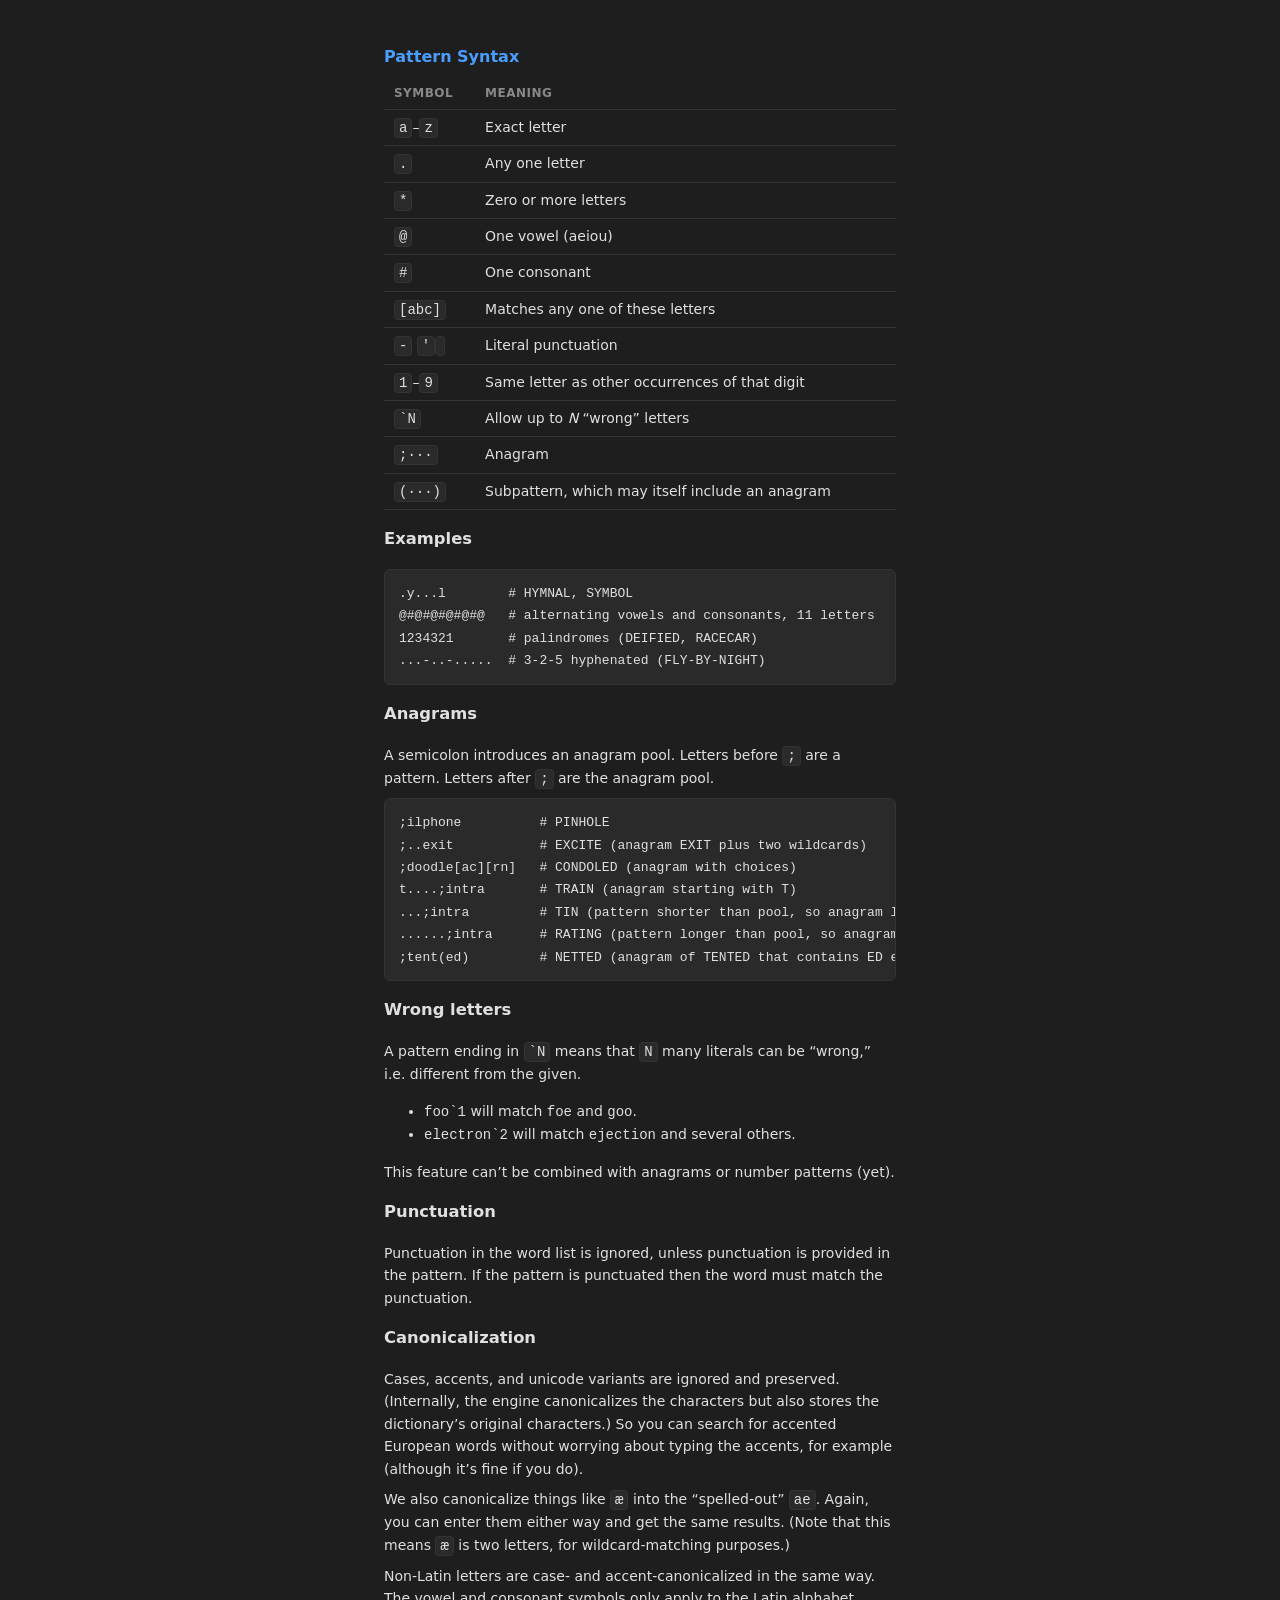
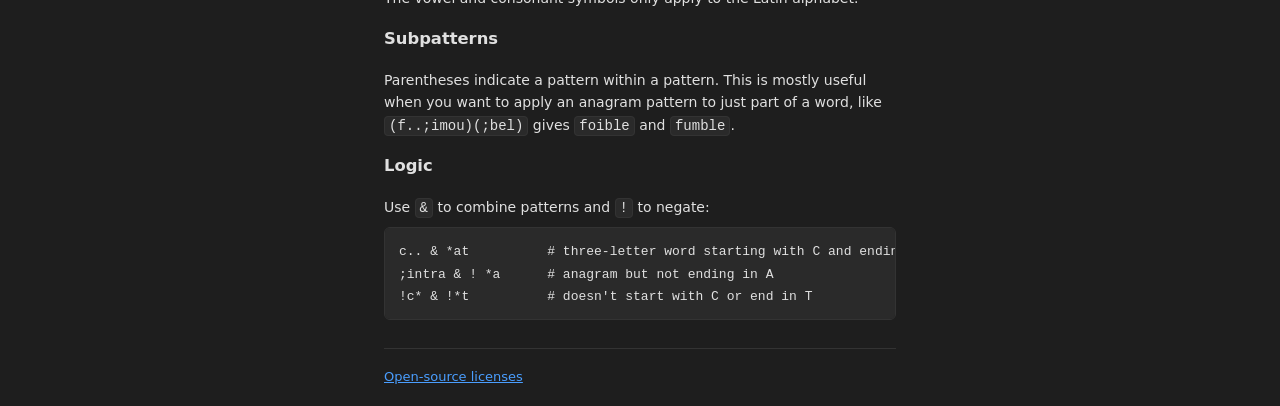
<file: cha-gui/ui/pattern-syntax.html>
<!DOCTYPE html>
<!-- GENERATED from cha-gui/help/pattern-syntax.md and pattern-syntax.template.html.
     Do not edit by hand: edit those, then run
       UPDATE_HELP=1 cargo test -p cha-gui --test help_page
     `cargo test --workspace` fails while this file is stale. -->
<html lang="en">
  <head>
    <meta charset="UTF-8" />
    <meta
      name="viewport"
      content="width=device-width, initial-scale=1.0, viewport-fit=cover"
    />
    <title>Pattern Syntax</title>
    <link rel="stylesheet" href="pattern-syntax.css" />
    <!-- See desktop.rs: the desktop app opens this page with `?platform=desktop`,
         and this mirrors that onto <html> so the stylesheet can hide the link to
         the license page (desktop has Help > About Cha instead). Backend-supplied
         truth passed through the URL, not user-agent sniffing — this page is
         static and runs no IPC. Inline and in <head> so the link never flashes
         before it is hidden. -->
    <script>
      if (new URLSearchParams(location.search).get("platform") === "desktop")
        document.documentElement.classList.add("desktop");
    </script>
  </head>
  <body>
    <main>
<h2>Pattern Syntax</h2>
<table><thead><tr><th>Symbol</th><th>Meaning</th></tr></thead><tbody>
<tr><td><code>a</code>–<code>z</code></td><td>Exact letter</td></tr>
<tr><td><code>.</code></td><td>Any one letter</td></tr>
<tr><td><code>*</code></td><td>Zero or more letters</td></tr>
<tr><td><code>@</code></td><td>One vowel (aeiou)</td></tr>
<tr><td><code>#</code></td><td>One consonant</td></tr>
<tr><td><code>[abc]</code></td><td>Matches any one of these letters</td></tr>
<tr><td><code>-</code> <code>'</code> <code> </code></td><td>Literal punctuation</td></tr>
<tr><td><code>1</code>–<code>9</code></td><td>Same letter as other occurrences of that digit</td></tr>
<tr><td><code>`N</code></td><td>Allow up to <em>N</em> “wrong” letters</td></tr>
<tr><td><code>;···</code></td><td>Anagram</td></tr>
<tr><td><code>(···)</code></td><td>Subpattern, which may itself include an anagram</td></tr>
</tbody></table>
<h3>Examples</h3>
<pre><code>.y...l        # HYMNAL, SYMBOL
@#@#@#@#@#@   # alternating vowels and consonants, 11 letters
1234321       # palindromes (DEIFIED, RACECAR)
...-..-.....  # 3-2-5 hyphenated (FLY-BY-NIGHT)
</code></pre>
<h3>Anagrams</h3>
<p>A semicolon introduces an anagram pool. Letters before <code>;</code> are a pattern.
Letters after <code>;</code> are the anagram pool.</p>
<pre><code>;ilphone          # PINHOLE
;..exit           # EXCITE (anagram EXIT plus two wildcards)
;doodle[ac][rn]   # CONDOLED (anagram with choices)
t....;intra       # TRAIN (anagram starting with T)
...;intra         # TIN (pattern shorter than pool, so anagram letters can be dropped)
......;intra      # RATING (pattern longer than pool, so anagram letters can be added)
;tent(ed)         # NETTED (anagram of TENTED that contains ED exactly)
</code></pre>
<h3>Wrong letters</h3>
<p>A pattern ending in <code>`N</code> means that <code>N</code> many literals can be
“wrong,” i.e. different from the given.</p>
<ul>
<li><code>foo`1</code> will match <code>foe</code> and <code>goo</code>.</li>
<li><code>electron`2</code> will match <code>ejection</code> and several others.</li>
</ul>
<p>This feature can’t be combined with anagrams or number patterns (yet).</p>
<h3>Punctuation</h3>
<p>Punctuation in the word list is ignored, unless punctuation is provided
in the pattern. If the pattern is punctuated then the word must match the
punctuation.</p>
<h3>Canonicalization</h3>
<p>Cases, accents, and unicode variants are ignored and preserved.
(Internally, the engine canonicalizes the characters but also
stores the dictionary’s original characters.)  So you can search for
accented European words without worrying about typing the accents,
for example (although it’s fine if you do).</p>
<p>We also canonicalize things like <code>æ</code> into the “spelled-out”
<code>ae</code>. Again, you can enter them either way and get the same results.
(Note that this means <code>æ</code> is two letters, for wildcard-matching purposes.)</p>
<p>Non-Latin letters are case- and accent-canonicalized in the same way.
The vowel and consonant symbols only apply to the Latin alphabet.</p>
<h3>Subpatterns</h3>
<p>Parentheses indicate a pattern within a pattern. This is mostly useful when you
want to apply an anagram pattern to just part of a word, like
<code>(f..;imou)(;bel)</code> gives <code>foible</code> and <code>fumble</code>.</p>
<h3>Logic</h3>
<p>Use <code>&amp;</code> to combine patterns and <code>!</code> to negate:</p>
<pre><code>c.. &amp; *at          # three-letter word starting with C and ending in AT
;intra &amp; ! *a      # anagram but not ending in A
!c* &amp; !*t          # doesn't start with C or end in T
</code></pre>

      <p class="footer"><a href="license.html">Open-source licenses</a></p>
    </main>
  </body>
</html>
</file>
<file: cha-gui/ui/pattern-syntax.css>
:root {
  --bg: #1e1e1e;
  --fg: #e0e0e0;
  --muted: #888;
  --accent: #4a9eff;
  --border: #333;
  --panel: #2a2a2a;
}

* {
  box-sizing: border-box;
}

html,
body {
  margin: 0;
}

body {
  background: var(--bg);
  color: var(--fg);
  font-family: system-ui, -apple-system, sans-serif;
  font-size: 14px;
  line-height: 1.6;
}

main {
  max-width: 40em;
  margin: 0 auto;
  padding: 20px 24px 32px;
}

h1 {
  margin: 0 0 16px;
  font-size: 22px;
}

h2 {
  margin: 24px 0 8px;
  font-size: 16px;
  color: var(--accent);
}

p {
  margin: 8px 0;
}

code {
  font-family: ui-monospace, "SF Mono", Menlo, Consolas, monospace;
}

/* Inline code: a faint chip so the special characters stand out. */
p code,
td code,
th code {
  padding: 1px 4px;
  border-radius: 4px;
  background: var(--panel);
  border: 1px solid var(--border);
}

main table {
  width: 100%;
  border-collapse: collapse;
  margin: 8px 0;
}

main table th,
main table td {
  text-align: left;
  padding: 6px 10px;
  border-bottom: 1px solid var(--border);
  vertical-align: top;
}

main table th {
  color: var(--muted);
  font-weight: 600;
  font-size: 12px;
  text-transform: uppercase;
  letter-spacing: 0.04em;
}

main table td:first-child {
  white-space: nowrap;
}

/* Code blocks keep their own inline-style comments aligned via monospace. */
pre {
  margin: 8px 0;
  padding: 12px 14px;
  border: 1px solid var(--border);
  border-radius: 6px;
  background: var(--panel);
  overflow-x: auto;
}

pre code {
  background: none;
  border: none;
  padding: 0;
  font-size: 13px;
  line-height: 1.5;
}

a {
  color: var(--accent);
}

/* Link to license.html, set off from the reference material above it. The
   padding keeps it a comfortable tap target on mobile without making it look
   like a button. */
.footer {
  margin: 28px 0 0;
  padding-top: 12px;
  border-top: 1px solid var(--border);
  font-size: 13px;
}

.footer a {
  display: inline-block;
  padding: 6px 0;
}

/* Desktop opens this page from Help > Pattern Syntax and the license page from
   Help > About Cha, each in its own window, so the link between them is
   redundant chrome there. The class is set (by the inline script in
   pattern-syntax.html) only when the desktop shell passes `?platform=desktop`;
   mobile and web load this file with no query, keep the link, and need it — the
   help sheet's iframe navigation is their only route to the license page. */
html.desktop .footer {
  display: none;
}
</file>
